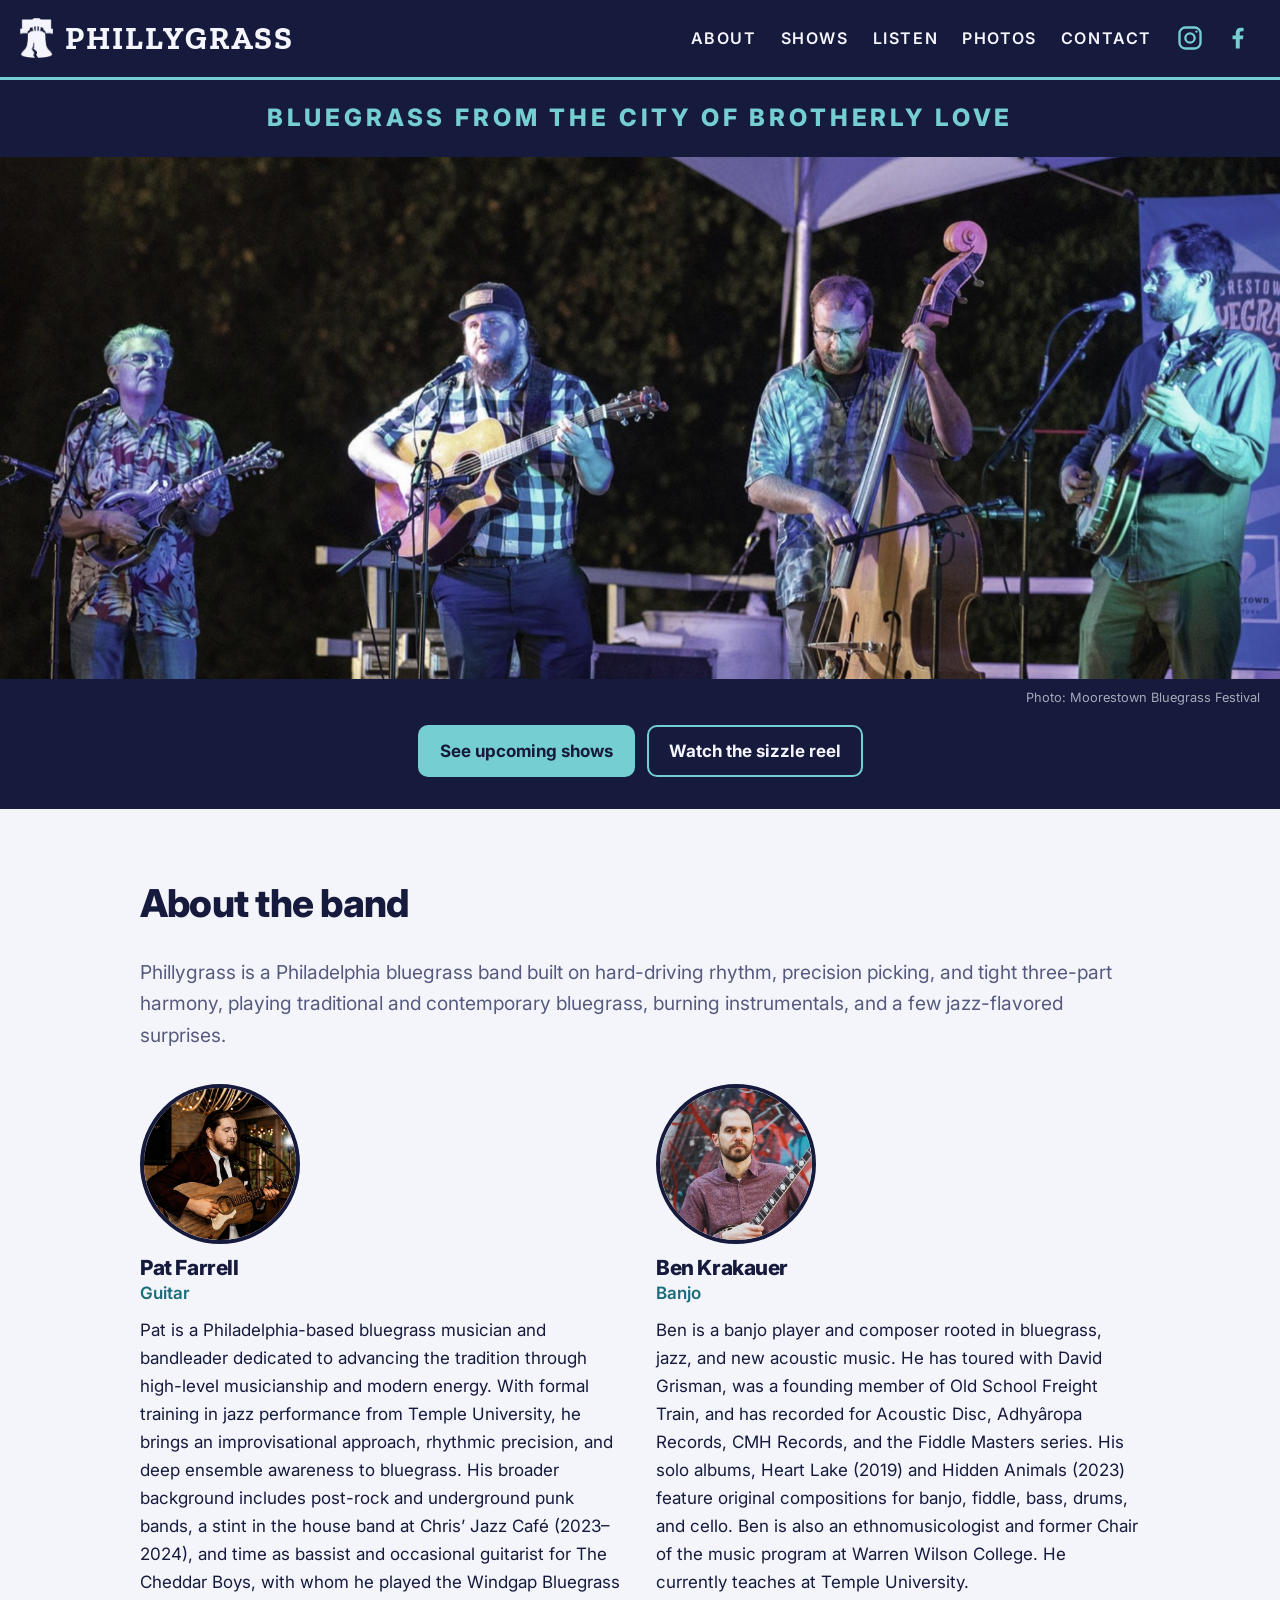
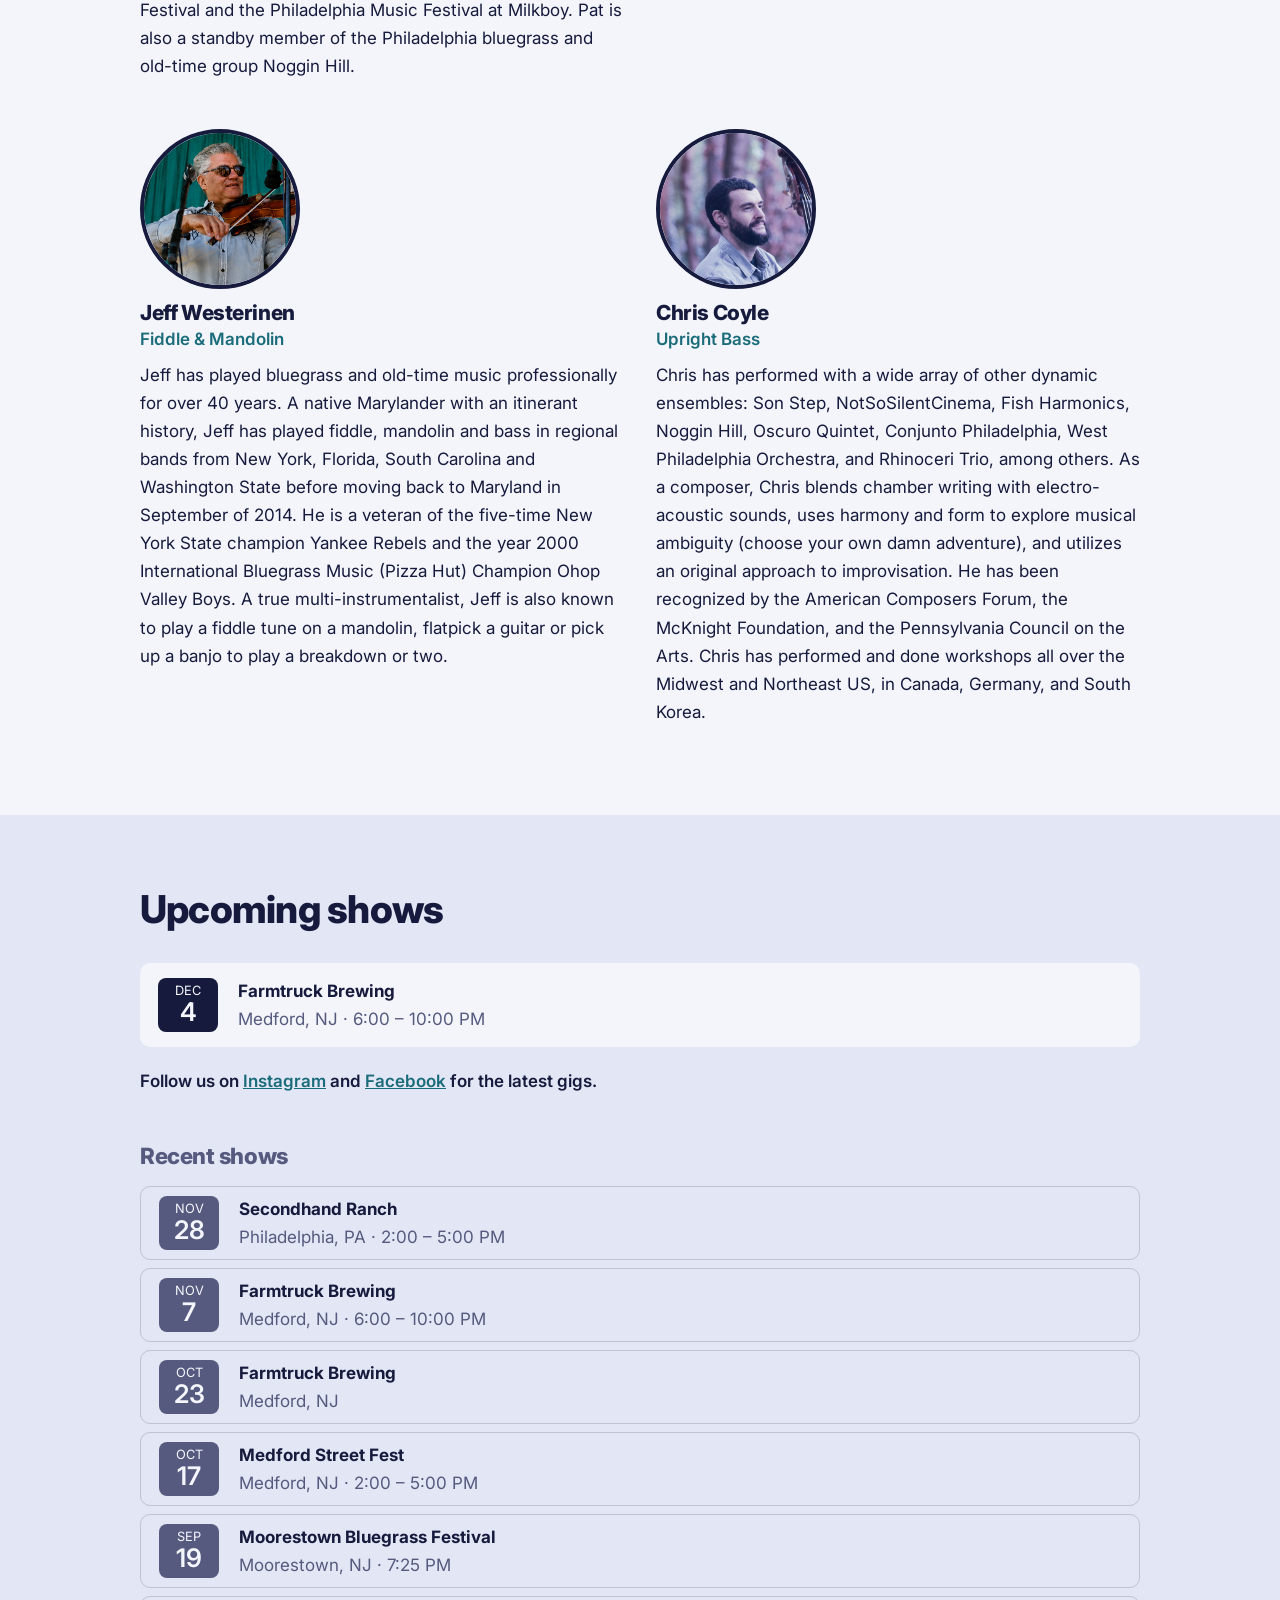
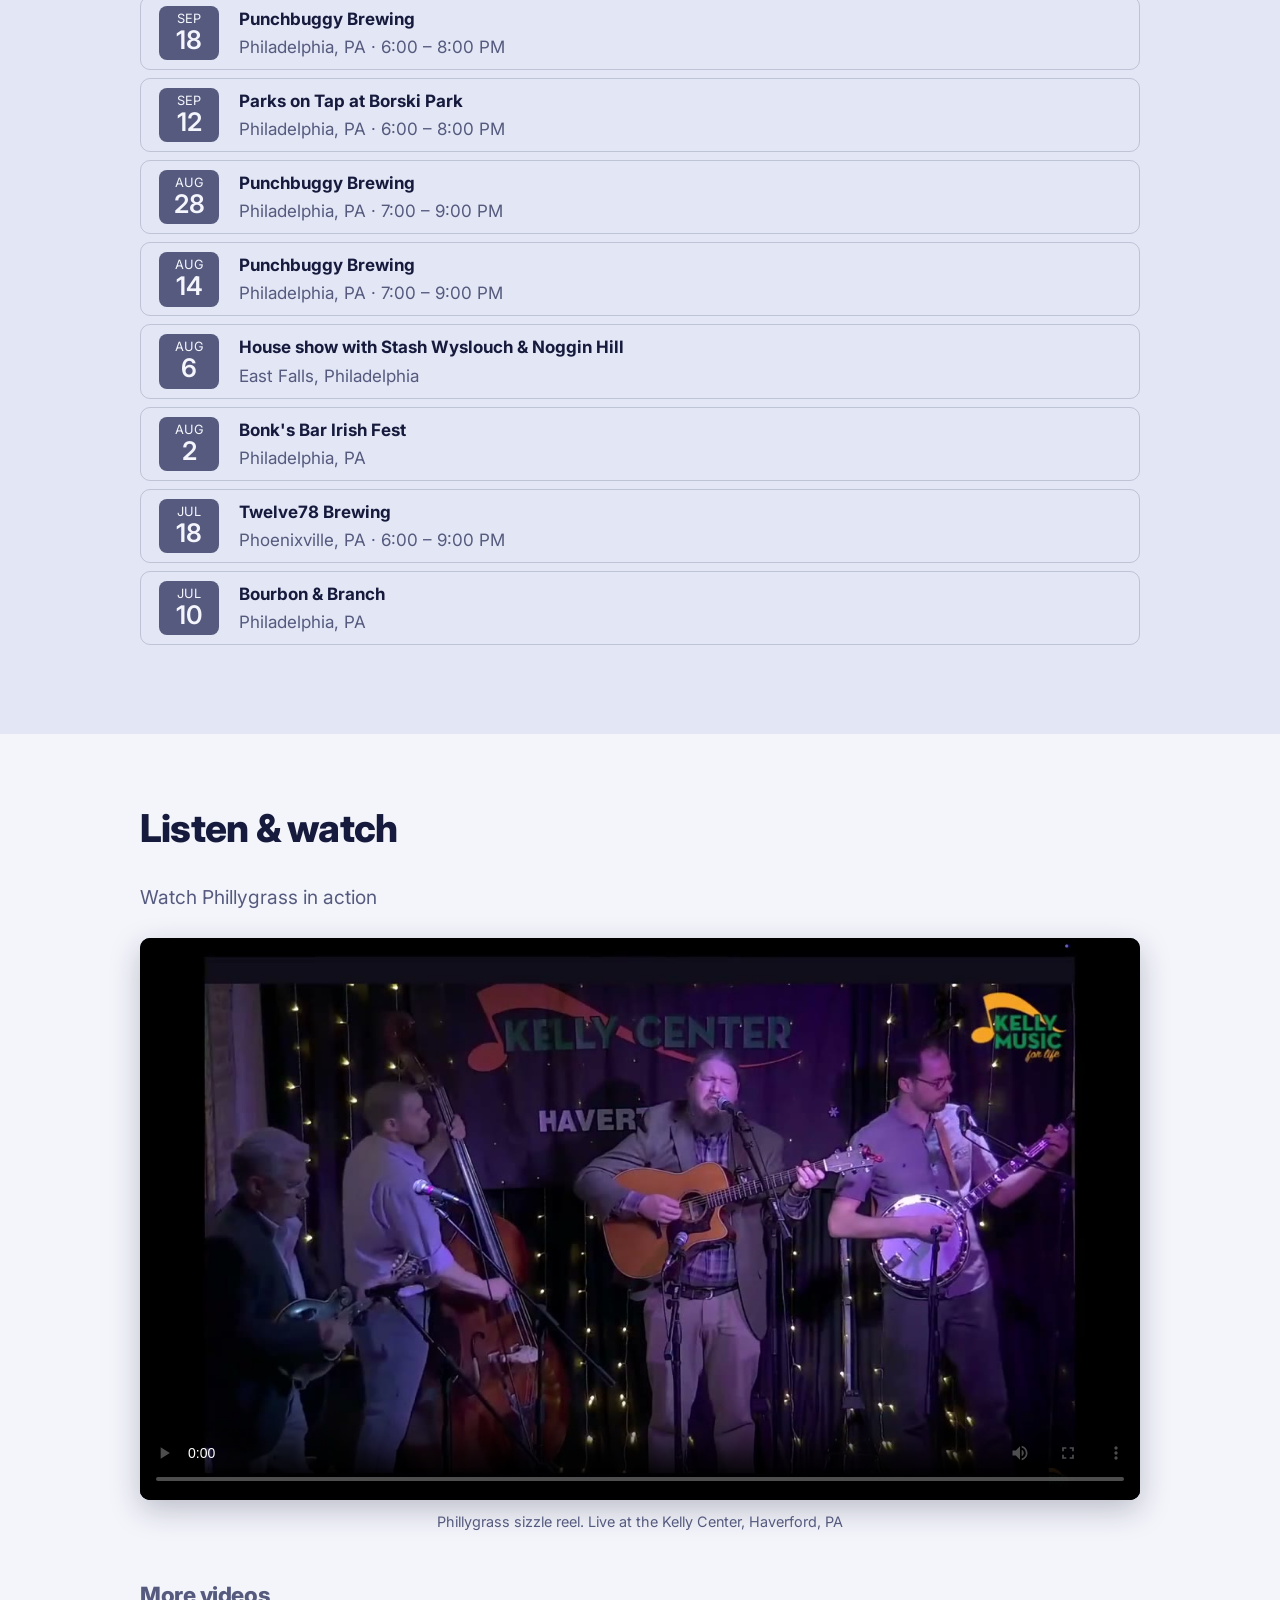
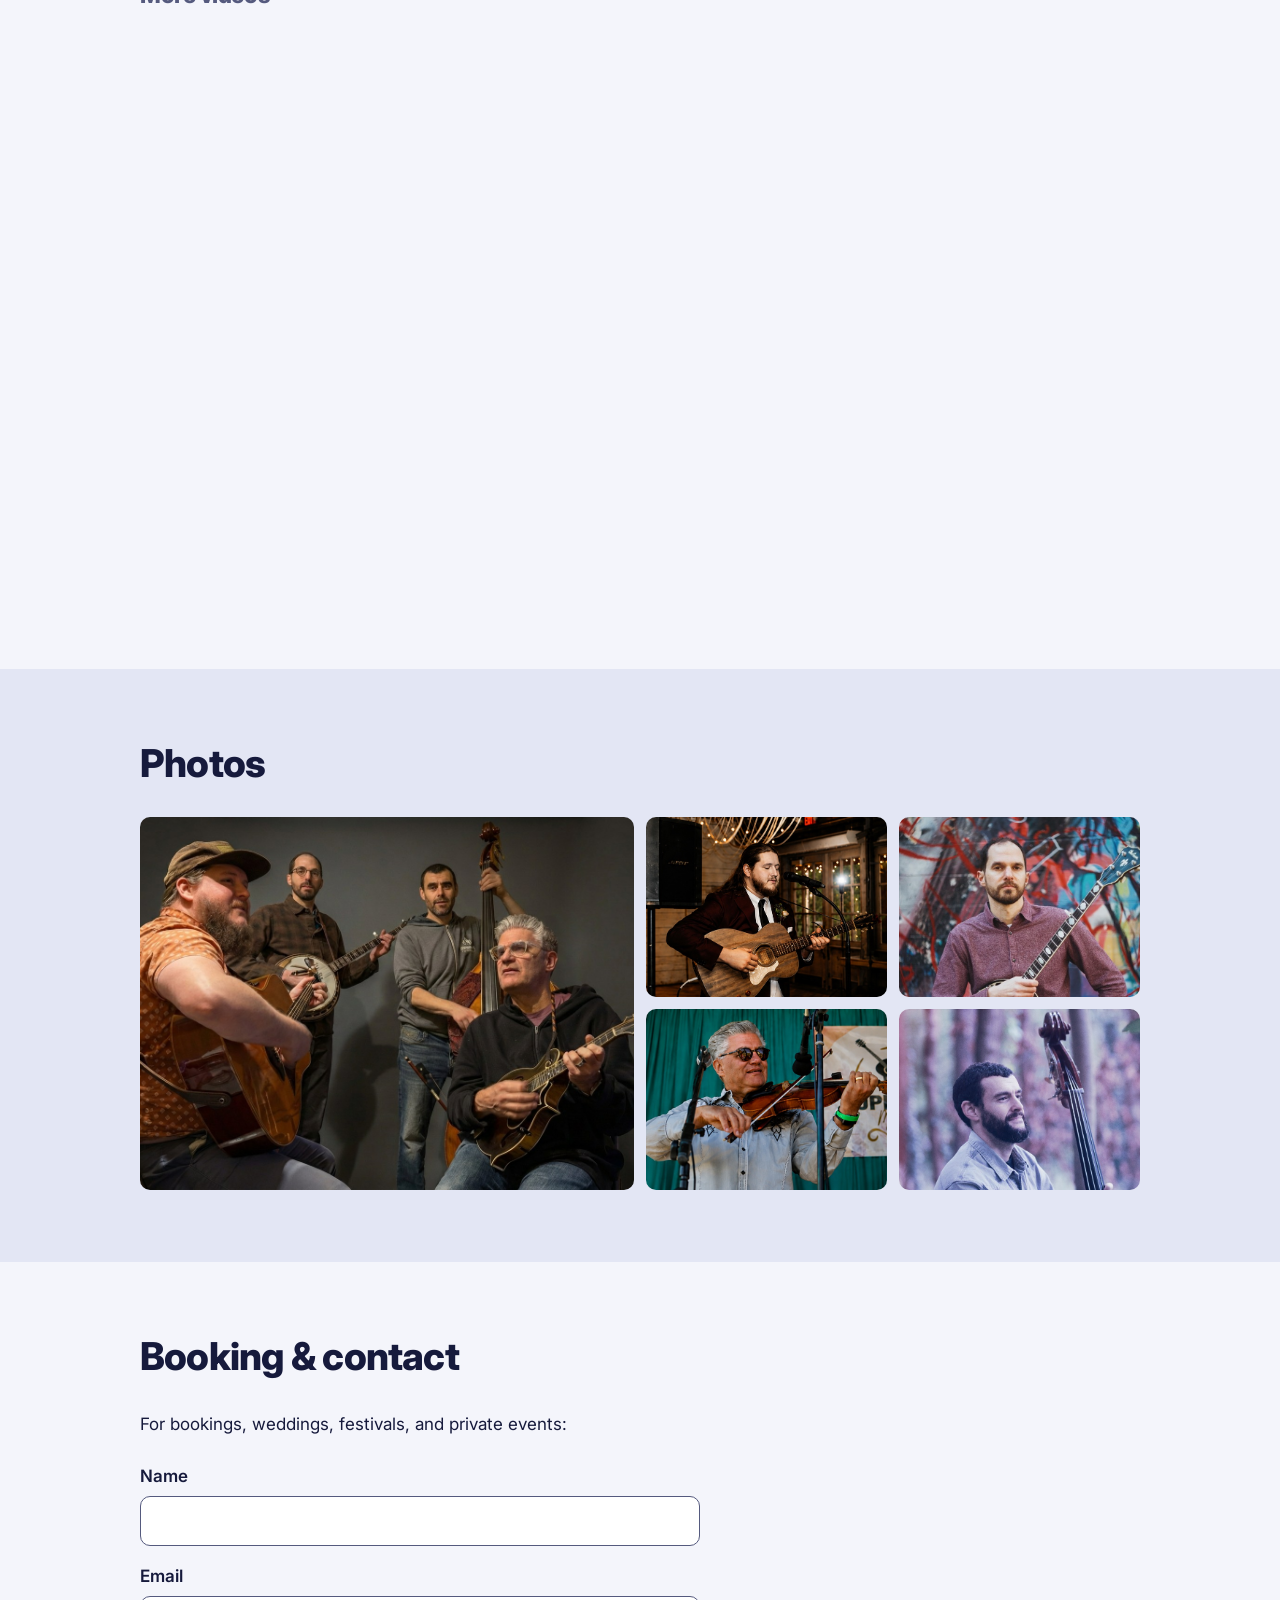
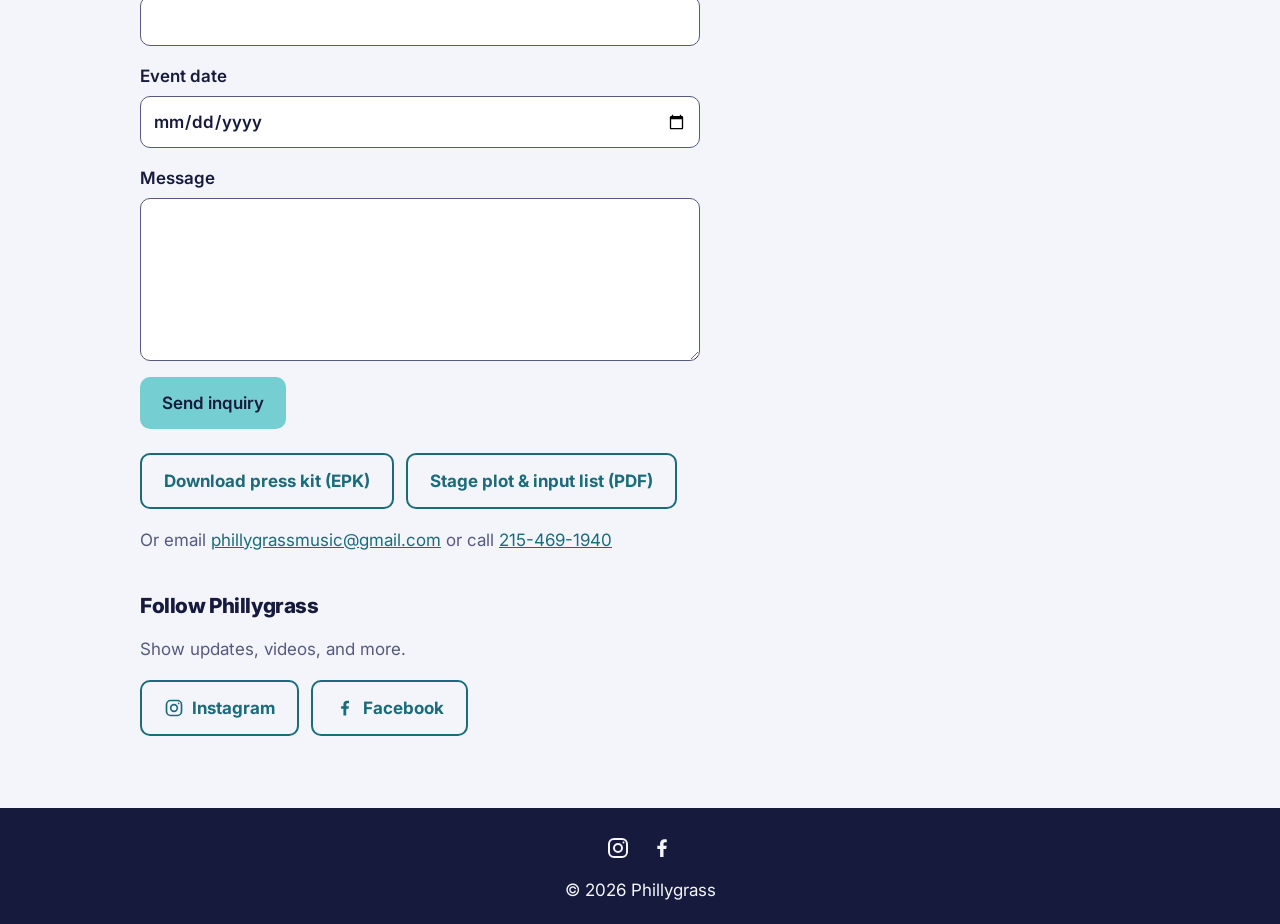
<file: index.html>
<!doctype html>
<html lang="en">
<head>
  <meta charset="utf-8">
  <meta name="viewport" content="width=device-width, initial-scale=1">
  <title>Phillygrass</title>
  <meta name="description" content="Phillygrass — bluegrass from Philadelphia. Shows, music, and booking.">
  <link rel="icon" href="favicon.ico" sizes="48x48">
  <link rel="icon" href="icon-192.png" type="image/png" sizes="192x192">
  <link rel="apple-touch-icon" href="apple-touch-icon.png">
  <link rel="preconnect" href="https://fonts.googleapis.com">
  <link rel="preconnect" href="https://fonts.gstatic.com" crossorigin>
  <link href="https://fonts.googleapis.com/css2?family=Inter:wght@400;600;700;800&family=Zilla+Slab:wght@700&display=swap" rel="stylesheet">
  <link rel="stylesheet" href="styles.css">
</head>
<body>
  <header class="site-header">
    <a class="logo" href="#top"><img class="logo-mark" src="images/logo-bell.png" width="36" height="44" alt="">Phillygrass</a>
    <button class="nav-toggle" aria-label="Open menu" aria-expanded="false">☰</button>
    <nav class="site-nav">
      <a href="#about">About</a>
      <a href="#shows">Shows</a>
      <a href="#listen">Listen</a>
      <a href="#photos">Photos</a>
      <a href="#contact">Contact</a>
    </nav>
    <div class="social-icons header-social">
      <a href="https://www.instagram.com/phillygrass/" target="_blank" rel="noopener" aria-label="Phillygrass on Instagram">
        <svg viewBox="0 0 24 24" width="24" height="24" fill="none" stroke="currentColor" stroke-width="2" aria-hidden="true"><rect x="3" y="3" width="18" height="18" rx="5"/><circle cx="12" cy="12" r="4"/><circle cx="17.5" cy="6.5" r="1" fill="currentColor" stroke="none"/></svg>
      </a>
      <a href="https://www.facebook.com/profile.php?id=61577040263660" target="_blank" rel="noopener" aria-label="Phillygrass on Facebook">
        <svg viewBox="0 0 24 24" width="24" height="24" fill="currentColor" aria-hidden="true"><path d="M13.5 21v-8h2.7l.5-3.2h-3.2V7.9c0-.9.4-1.7 1.8-1.7h1.5V3.4c-.3 0-1.3-.2-2.4-.2-2.6 0-4.3 1.6-4.3 4.4v2.2H7.3V13h2.8v8h3.4z"/></svg>
      </a>
    </div>
  </header>

  <main id="top">
    <section class="hero">
      <h1 class="visually-hidden">Phillygrass</h1>
      <p class="tagline-bar">Bluegrass from the City of Brotherly Love</p>
      <img class="hero-photo" src="images/hero.jpg" width="1920" height="1228" fetchpriority="high"
           alt="Phillygrass on stage: mandolin, guitar, upright bass and banjo">
      <p class="photo-credit">Photo: Moorestown Bluegrass Festival</p>
      <div class="hero-cta">
        <a class="button" href="#shows">See upcoming shows</a>
        <a class="button outline-light" href="#listen">Watch the sizzle reel</a>
      </div>
    </section>

    <section id="about" class="section">
      <h2>About the band</h2>
      <p class="lead">
        Phillygrass is a Philadelphia bluegrass band built on hard-driving rhythm, precision picking,
        and tight three-part harmony, playing traditional and contemporary bluegrass, burning
        instrumentals, and a few jazz-flavored surprises.
      </p>
      <div class="members">
        <article class="member">
          <img class="photo" src="images/pat-farrell.jpg" alt="Pat Farrell playing guitar" style="object-position: 38% 50%" loading="lazy">
          <h3>Pat Farrell</h3>
          <p class="role">Guitar</p>
          <p>Pat is a Philadelphia-based bluegrass musician and bandleader dedicated to advancing the tradition through high-level musicianship and modern energy. With formal training in jazz performance from Temple University, he brings an improvisational approach, rhythmic precision, and deep ensemble awareness to bluegrass. His broader background includes post-rock and underground punk bands, a stint in the house band at Chris’ Jazz Café (2023–2024), and time as bassist and occasional guitarist for The Cheddar Boys, with whom he played the Windgap Bluegrass Festival and the Philadelphia Music Festival at Milkboy. Pat is also a standby member of the Philadelphia bluegrass and old-time group Noggin Hill.</p>
        </article>
        <article class="member">
          <img class="photo" src="images/ben-krakauer.jpg" alt="Ben Krakauer with his banjo" style="object-position: 27% 50%" loading="lazy">
          <h3>Ben Krakauer</h3>
          <p class="role">Banjo</p>
          <p>Ben is a banjo player and composer rooted in bluegrass, jazz, and new acoustic music. He has toured with David Grisman, was a founding member of Old School Freight Train, and has recorded for Acoustic Disc, Adhyâropa Records, CMH Records, and the Fiddle Masters series. His solo albums, Heart Lake (2019) and Hidden Animals (2023) feature original compositions for banjo, fiddle, bass, drums, and cello. Ben is also an ethnomusicologist and former Chair of the music program at Warren Wilson College. He currently teaches at Temple University.</p>
        </article>
        <article class="member">
          <img class="photo" src="images/jeff-westerinen.jpg" alt="Jeff Westerinen playing fiddle" style="object-position: 5% 50%" loading="lazy">
          <h3>Jeff Westerinen</h3>
          <p class="role">Fiddle &amp; Mandolin</p>
          <p>Jeff has played bluegrass and old-time music professionally for over 40 years. A native Marylander with an itinerant history, Jeff has played fiddle, mandolin and bass in regional bands from New York, Florida, South Carolina and Washington State before moving back to Maryland in September of 2014. He is a veteran of the five-time New York State champion Yankee Rebels and the year 2000 International Bluegrass Music (Pizza Hut) Champion Ohop Valley Boys. A true multi-instrumentalist, Jeff is also known to play a fiddle tune on a mandolin, flatpick a guitar or pick up a banjo to play a breakdown or two.</p>
        </article>
        <article class="member">
          <img class="photo" src="images/chris-coyle.jpg" alt="Chris Coyle with his upright bass" style="object-position: 0% 50%" loading="lazy">
          <h3>Chris Coyle</h3>
          <p class="role">Upright Bass</p>
          <p>Chris has performed with a wide array of other dynamic ensembles: Son Step, NotSoSilentCinema, Fish Harmonics, Noggin Hill, Oscuro Quintet, Conjunto Philadelphia, West Philadelphia Orchestra, and Rhinoceri Trio, among others. As a composer, Chris blends chamber writing with electro-acoustic sounds, uses harmony and form to explore musical ambiguity (choose your own damn adventure), and utilizes an original approach to improvisation. He has been recognized by the American Composers Forum, the McKnight Foundation, and the Pennsylvania Council on the Arts. Chris has performed and done workshops all over the Midwest and Northeast US, in Canada, Germany, and South Korea.</p>
        </article>
      </div>
    </section>

    <section id="shows" class="section alt">
      <h2>Upcoming shows</h2>
      <ul class="shows" id="show-list"></ul>
      <p class="muted" id="no-shows" hidden>No shows booked right now. Check back soon!</p>
      <p class="follow-hint">Follow us on
        <a href="https://www.instagram.com/phillygrass/" target="_blank" rel="noopener">Instagram</a> and
        <a href="https://www.facebook.com/profile.php?id=61577040263660" target="_blank" rel="noopener">Facebook</a>
        for the latest gigs.</p>
      <h3 class="past-heading" id="past-heading" hidden>Recent shows</h3>
      <ul class="shows past" id="past-list"></ul>
      <!-- TODO: add Bandsintown artist ID to embed below -->
      <!-- <div class="bandsintown-embed" style="margin-top: 40px;"></div> -->
    </section>

    <section id="listen" class="section">
      <h2>Listen &amp; watch</h2>
      <p class="lead">Watch Phillygrass in action</p>
      <figure class="featured-video">
        <video controls preload="metadata" playsinline poster="videos/sizzle-poster.jpg"
               aria-label="Phillygrass sizzle reel">
          <source src="videos/sizzle-reel.mp4" type="video/mp4">
          Your browser doesn't support embedded video.
          <a href="videos/sizzle-reel.mp4">Download the Phillygrass sizzle reel</a>.
        </video>
        <figcaption>Phillygrass sizzle reel. Live at the Kelly Center, Haverford, PA</figcaption>
      </figure>
      <h3 class="more-videos">More videos</h3>
      <div class="media">
        <div class="embed">
          <iframe src="https://www.youtube-nocookie.com/embed/i1veaKCDo1w" title="Phillygrass: Beating Around the Bush"
                  loading="lazy" allow="accelerometer; encrypted-media; gyroscope; picture-in-picture" allowfullscreen></iframe>
        </div>
        <div class="embed">
          <iframe src="https://www.youtube-nocookie.com/embed/bGxZqrZrYQU" title="Phillygrass: Blue Ridge Cabin Home"
                  loading="lazy" allow="accelerometer; encrypted-media; gyroscope; picture-in-picture" allowfullscreen></iframe>
        </div>
        <div class="embed">
          <iframe src="https://www.youtube-nocookie.com/embed/hlEKR7obTJA" title="Phillygrass: Kentucky Waltz"
                  loading="lazy" allow="accelerometer; encrypted-media; gyroscope; picture-in-picture" allowfullscreen></iframe>
        </div>
        <div class="embed">
          <iframe src="https://www.youtube-nocookie.com/embed/d9OqrLvWnGY" title="Phillygrass: Girl from West Virginia"
                  loading="lazy" allow="accelerometer; encrypted-media; gyroscope; picture-in-picture" allowfullscreen></iframe>
        </div>
        <!-- TODO: add more videos here, or a Spotify/Bandcamp player embed -->
        <!-- <div class="embed">...</div> -->
      </div>
    </section>

    <section id="photos" class="section alt">
      <h2>Photos</h2>
      <div class="gallery">
        <figure class="gallery-item feature"><img src="images/band.jpg" width="1344" height="800" alt="Phillygrass: guitar, banjo, upright bass and mandolin" loading="lazy"></figure>
        <figure class="gallery-item"><img src="images/pat-farrell.jpg" width="740" height="494" alt="Pat Farrell playing guitar" style="object-position: 38% 50%" loading="lazy"></figure>
        <figure class="gallery-item"><img src="images/ben-krakauer.jpg" width="760" height="494" alt="Ben Krakauer with his banjo" style="object-position: 27% 50%" loading="lazy"></figure>
        <figure class="gallery-item"><img src="images/jeff-westerinen.jpg" width="740" height="494" alt="Jeff Westerinen playing fiddle" style="object-position: 5% 50%" loading="lazy"></figure>
        <figure class="gallery-item"><img src="images/chris-coyle.jpg" width="760" height="494" alt="Chris Coyle with his upright bass" style="object-position: 0% 50%" loading="lazy"></figure>
      </div>
    </section>

    <section id="contact" class="section">
      <h2>Booking &amp; contact</h2>
      <p>For bookings, weddings, festivals, and private events:</p>
      <form class="contact-form" action="https://formspree.io/f/mrppdyee" method="POST">
        <label>Name <input type="text" name="name" required autocomplete="name"></label>
        <label>Email <input type="email" name="email" required autocomplete="email"></label>
        <label>Event date <input type="date" name="event_date"></label>
        <label>Message <textarea name="message" rows="5" required></textarea></label>
        <input type="text" name="_gotcha" tabindex="-1" autocomplete="off" class="hp" aria-hidden="true">
        <button class="button" type="submit">Send inquiry</button>
      </form>
      <!-- TODO: put the real EPK PDF at epk/phillygrass-epk.pdf -->
      <div class="social-buttons">
        <a class="button outline" href="epk/phillygrass-epk.pdf" download>Download press kit (EPK)</a>
        <a class="button outline" href="epk/phillygrass-stage-plot.pdf" target="_blank" rel="noopener">Stage plot &amp; input list (PDF)</a>
      </div>
      <p class="muted">Or email <a href="mailto:phillygrassmusic@gmail.com">phillygrassmusic@gmail.com</a> or call <a href="tel:+12154691940">215-469-1940</a></p>
      <h3 class="follow-heading">Follow Phillygrass</h3>
      <p class="muted">Show updates, videos, and more.</p>
      <div class="social-buttons">
        <a class="button outline" href="https://www.instagram.com/phillygrass/" target="_blank" rel="noopener">
          <svg viewBox="0 0 24 24" width="20" height="20" fill="none" stroke="currentColor" stroke-width="2" aria-hidden="true"><rect x="3" y="3" width="18" height="18" rx="5"/><circle cx="12" cy="12" r="4"/><circle cx="17.5" cy="6.5" r="1" fill="currentColor" stroke="none"/></svg>
          Instagram
        </a>
        <a class="button outline" href="https://www.facebook.com/profile.php?id=61577040263660" target="_blank" rel="noopener">
          <svg viewBox="0 0 24 24" width="20" height="20" fill="currentColor" aria-hidden="true"><path d="M13.5 21v-8h2.7l.5-3.2h-3.2V7.9c0-.9.4-1.7 1.8-1.7h1.5V3.4c-.3 0-1.3-.2-2.4-.2-2.6 0-4.3 1.6-4.3 4.4v2.2H7.3V13h2.8v8h3.4z"/></svg>
          Facebook
        </a>
      </div>
    </section>
  </main>

  <footer class="site-footer">
    <div class="social-icons">
      <a href="https://www.instagram.com/phillygrass/" target="_blank" rel="noopener" aria-label="Phillygrass on Instagram">
        <svg viewBox="0 0 24 24" width="24" height="24" fill="none" stroke="currentColor" stroke-width="2" aria-hidden="true"><rect x="3" y="3" width="18" height="18" rx="5"/><circle cx="12" cy="12" r="4"/><circle cx="17.5" cy="6.5" r="1" fill="currentColor" stroke="none"/></svg>
      </a>
      <a href="https://www.facebook.com/profile.php?id=61577040263660" target="_blank" rel="noopener" aria-label="Phillygrass on Facebook">
        <svg viewBox="0 0 24 24" width="24" height="24" fill="currentColor" aria-hidden="true"><path d="M13.5 21v-8h2.7l.5-3.2h-3.2V7.9c0-.9.4-1.7 1.8-1.7h1.5V3.4c-.3 0-1.3-.2-2.4-.2-2.6 0-4.3 1.6-4.3 4.4v2.2H7.3V13h2.8v8h3.4z"/></svg>
      </a>
    </div>
    <p>&copy; <span id="year"></span> Phillygrass</p>
  </footer>

  <script src="shows.js"></script>
  <script src="main.js"></script>
</body>
</html>
</file>
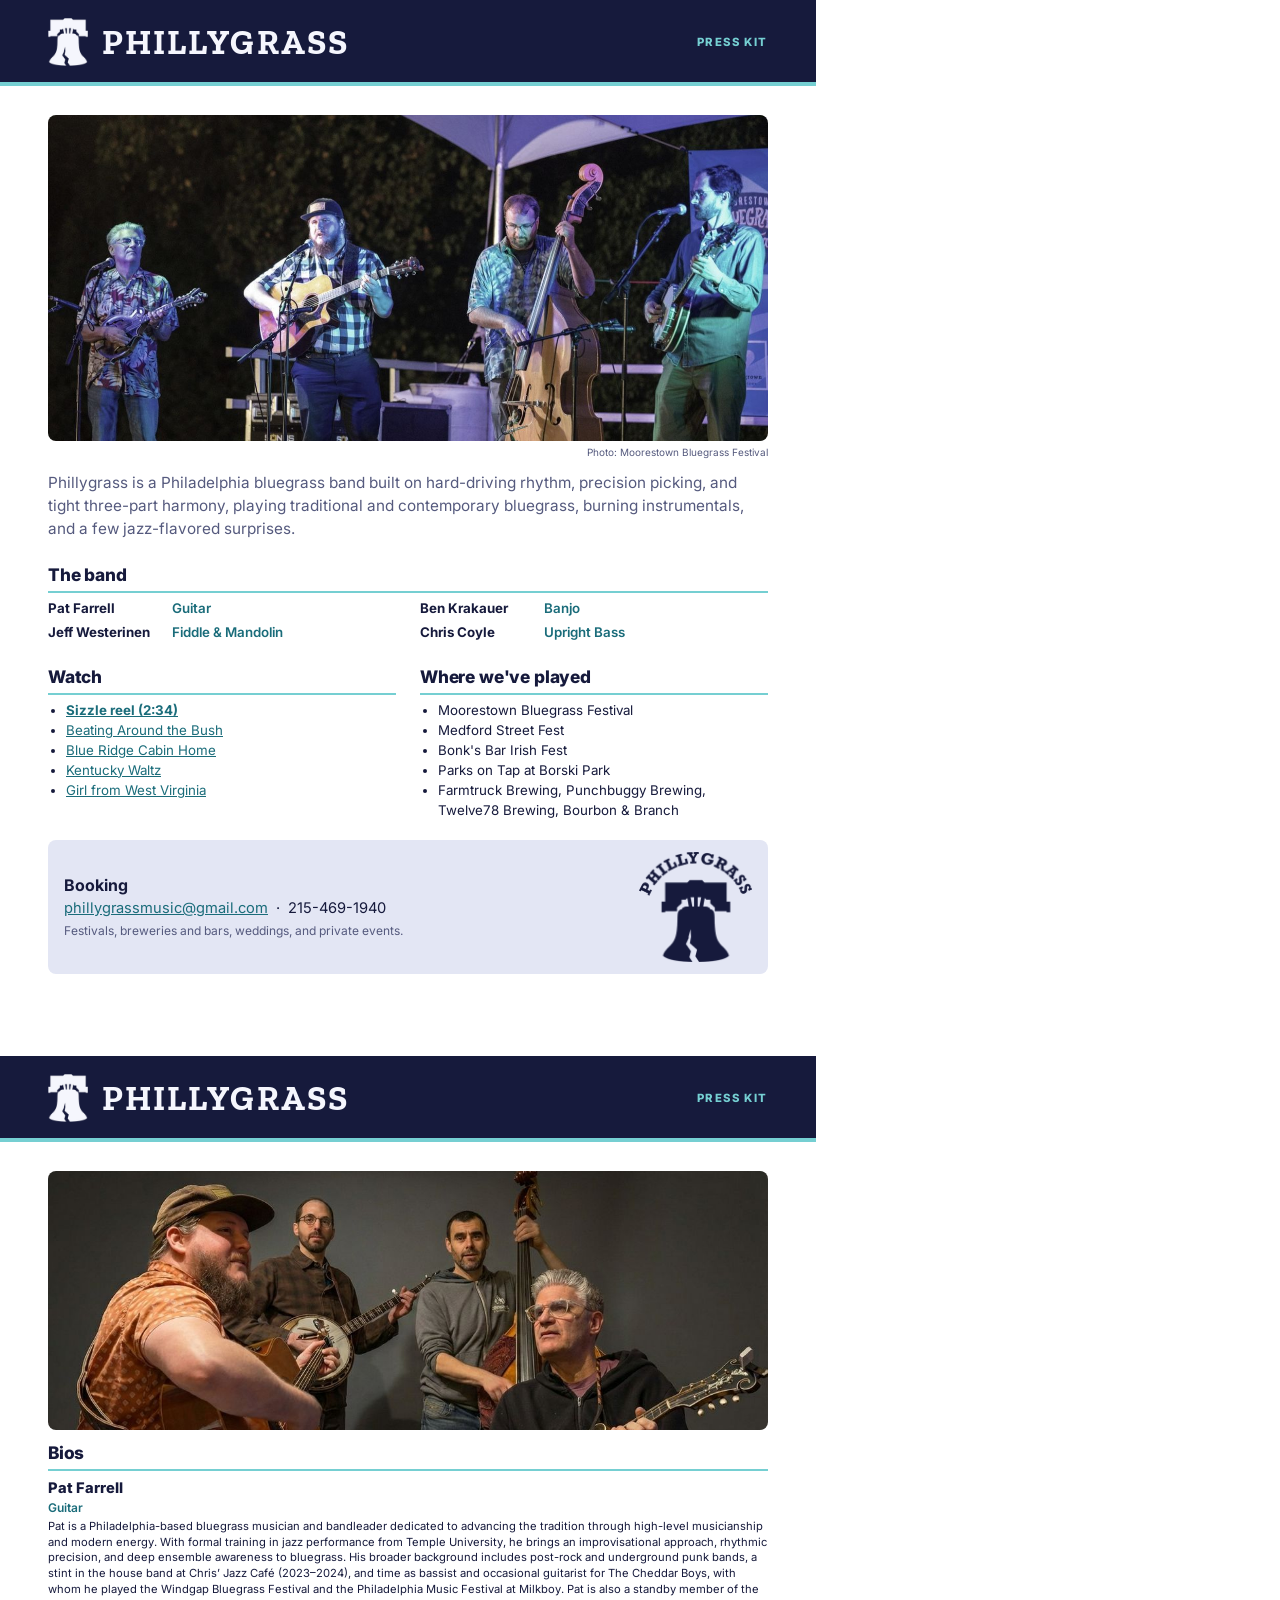
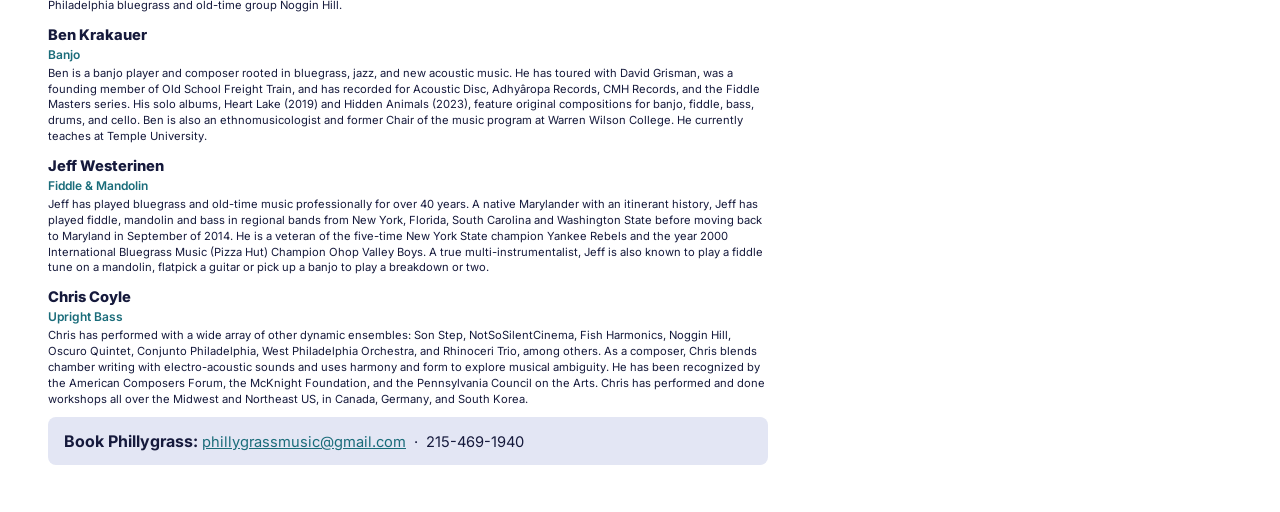
<file: epk/epk.html>
<!doctype html>
<html lang="en">
<head>
<meta charset="utf-8">
<title>Phillygrass – Press Kit</title>
<link href="https://fonts.googleapis.com/css2?family=Inter:wght@400;600;700;800&family=Zilla+Slab:wght@700&display=swap" rel="stylesheet">
<style>
  @page { size: Letter; margin: 0; }
  * { box-sizing: border-box; }
  body { margin: 0; font-family: "Inter", system-ui, sans-serif; color: #161a3c; font-size: 10pt; line-height: 1.5; -webkit-print-color-adjust: exact; print-color-adjust: exact; }
  .page { width: 8.5in; height: 11in; padding: 0.5in; page-break-after: always; overflow: hidden; position: relative; }
  .page:last-child { page-break-after: auto; }
  header { display: flex; align-items: center; gap: 14px; background: #161a3c; color: #f5f6fd; padding: 18px 0.5in 16px; border-bottom: 4px solid #75cfd2; margin: -0.5in -0.5in 0.3in; width: 8.5in; }
  header .name { font-family: "Zilla Slab", Georgia, serif; font-size: 26pt; font-weight: 700; letter-spacing: 0.06em; text-transform: uppercase; line-height: 1; }
  header .mark { height: 0.5in; width: auto; display: block; }
  header .sub { margin-left: auto; text-align: right; font-size: 8.5pt; letter-spacing: 0.14em; text-transform: uppercase; color: #75cfd2; font-weight: 800; }
  .hero { width: 100%; height: 3.4in; object-fit: cover; object-position: center 40%; border-radius: 8px; display: block; }
  h2 { font-size: 13pt; font-weight: 800; letter-spacing: -0.01em; margin: 0.22in 0 6px; padding-bottom: 3px; border-bottom: 2px solid #75cfd2; }
  p { margin: 0 0 8px; }
  .lead { font-size: 11.5pt; color: #555a7e; margin-top: 0.2in; }
  .members { display: grid; grid-template-columns: 1fr 1fr; gap: 4px 24px; }
  .members div strong { display: inline-block; min-width: 120px; }
  .members span { color: #1a6c7a; font-weight: 600; }
  ul { margin: 0; padding-left: 18px; }
  a { color: #1a6c7a; }
  .two { display: grid; grid-template-columns: 1fr 1fr; gap: 24px; }
  .bio { margin-bottom: 0.1in; }
  .bio h3 { margin: 0; font-size: 11pt; font-weight: 800; }
  .bio .role { margin: 0 0 3px; color: #1a6c7a; font-weight: 600; font-size: 9pt; }
  .bio p { font-size: 8.4pt; line-height: 1.42; }
    .band { width: 100%; height: 2.7in; object-fit: cover; object-position: center 8%; border-radius: 8px; display: block; margin-bottom: 0.1in; }
  .contact { background: #e3e6f4; border-radius: 8px; padding: 12px 16px; margin-top: 0.2in; font-size: 11pt; }
  .contact.with-logo { display: flex; align-items: center; justify-content: space-between; gap: 20px; }
  .contact .logo-full { height: 1.15in; width: auto; display: block; }
  .contact strong { font-size: 12pt; }
  .small { font-size: 9pt; color: #555a7e; }
  .credit { margin: 4px 0 0; text-align: right; font-size: 7.5pt; color: #555a7e; }
  .credit + .lead { margin-top: 0.12in; }
</style>
</head>
<body>

<!-- PAGE 1 -->
<section class="page">
  <header>
    <img class="mark" src="img/logo-bell.png" alt="">
    <span class="name">Phillygrass</span>
    <span class="sub">Press Kit</span>
  </header>

  <img class="hero" src="img/hero.jpg" alt="Phillygrass on stage">
  <p class="credit">Photo: Moorestown Bluegrass Festival</p>

  <p class="lead">
    Phillygrass is a Philadelphia bluegrass band built on hard-driving rhythm, precision picking,
    and tight three-part harmony, playing traditional and contemporary bluegrass, burning
    instrumentals, and a few jazz-flavored surprises.
  </p>

  <h2>The band</h2>
  <div class="members">
    <div><strong>Pat Farrell</strong> <span>Guitar</span></div>
    <div><strong>Ben Krakauer</strong> <span>Banjo</span></div>
    <div><strong>Jeff Westerinen</strong> <span>Fiddle &amp; Mandolin</span></div>
    <div><strong>Chris Coyle</strong> <span>Upright Bass</span></div>
  </div>

  <div class="two">
    <div>
      <h2>Watch</h2>
      <ul>
        <li><strong><a href="https://phillygrass.net/#listen">Sizzle reel (2:34)</a></strong></li>
        <li><a href="https://youtu.be/i1veaKCDo1w">Beating Around the Bush</a></li>
        <li><a href="https://youtu.be/bGxZqrZrYQU">Blue Ridge Cabin Home</a></li>
        <li><a href="https://youtu.be/hlEKR7obTJA">Kentucky Waltz</a></li>
        <li><a href="https://youtu.be/d9OqrLvWnGY">Girl from West Virginia</a></li>
      </ul>
    </div>
    <div>
      <h2>Where we've played</h2>
      <ul>
        <li>Moorestown Bluegrass Festival</li>
        <li>Medford Street Fest</li>
        <li>Bonk's Bar Irish Fest</li>
        <li>Parks on Tap at Borski Park</li>
        <li>Farmtruck Brewing, Punchbuggy Brewing, Twelve78 Brewing, Bourbon &amp; Branch</li>
      </ul>
    </div>
  </div>

  <div class="contact with-logo">
    <div>
      <strong>Booking</strong><br>
      <a href="mailto:phillygrassmusic@gmail.com">phillygrassmusic@gmail.com</a> &nbsp;·&nbsp; 215-469-1940<br>
      <span class="small">Festivals, breweries and bars, weddings, and private events.</span>
    </div>
    <img class="logo-full" src="img/logo-navy.png" alt="Phillygrass logo">
  </div>
</section>

<!-- PAGE 2 -->
<section class="page">
  <header>
    <img class="mark" src="img/logo-bell.png" alt="">
    <span class="name">Phillygrass</span>
    <span class="sub">Press Kit</span>
  </header>

  <img class="band" src="img/band.jpg" alt="Phillygrass: guitar, banjo, upright bass and mandolin">

  <h2 style="margin-top:0.08in">Bios</h2>

  <div class="bio">
    <h3>Pat Farrell</h3><p class="role">Guitar</p>
    <p>Pat is a Philadelphia-based bluegrass musician and bandleader dedicated to advancing the tradition through high-level musicianship and modern energy. With formal training in jazz performance from Temple University, he brings an improvisational approach, rhythmic precision, and deep ensemble awareness to bluegrass. His broader background includes post-rock and underground punk bands, a stint in the house band at Chris’ Jazz Café (2023–2024), and time as bassist and occasional guitarist for The Cheddar Boys, with whom he played the Windgap Bluegrass Festival and the Philadelphia Music Festival at Milkboy. Pat is also a standby member of the Philadelphia bluegrass and old-time group Noggin Hill.</p>
  </div>

  <div class="bio">
    <h3>Ben Krakauer</h3><p class="role">Banjo</p>
    <p>Ben is a banjo player and composer rooted in bluegrass, jazz, and new acoustic music. He has toured with David Grisman, was a founding member of Old School Freight Train, and has recorded for Acoustic Disc, Adhyâropa Records, CMH Records, and the Fiddle Masters series. His solo albums, Heart Lake (2019) and Hidden Animals (2023), feature original compositions for banjo, fiddle, bass, drums, and cello. Ben is also an ethnomusicologist and former Chair of the music program at Warren Wilson College. He currently teaches at Temple University.</p>
  </div>

  <div class="bio">
    <h3>Jeff Westerinen</h3><p class="role">Fiddle &amp; Mandolin</p>
    <p>Jeff has played bluegrass and old-time music professionally for over 40 years. A native Marylander with an itinerant history, Jeff has played fiddle, mandolin and bass in regional bands from New York, Florida, South Carolina and Washington State before moving back to Maryland in September of 2014. He is a veteran of the five-time New York State champion Yankee Rebels and the year 2000 International Bluegrass Music (Pizza Hut) Champion Ohop Valley Boys. A true multi-instrumentalist, Jeff is also known to play a fiddle tune on a mandolin, flatpick a guitar or pick up a banjo to play a breakdown or two.</p>
  </div>

  <div class="bio">
    <h3>Chris Coyle</h3><p class="role">Upright Bass</p>
    <p>Chris has performed with a wide array of other dynamic ensembles: Son Step, NotSoSilentCinema, Fish Harmonics, Noggin Hill, Oscuro Quintet, Conjunto Philadelphia, West Philadelphia Orchestra, and Rhinoceri Trio, among others. As a composer, Chris blends chamber writing with electro-acoustic sounds and uses harmony and form to explore musical ambiguity. He has been recognized by the American Composers Forum, the McKnight Foundation, and the Pennsylvania Council on the Arts. Chris has performed and done workshops all over the Midwest and Northeast US, in Canada, Germany, and South Korea.</p>
  </div>


  <div class="contact" style="margin-top:0.1in">
    <strong>Book Phillygrass:</strong>
    <a href="mailto:phillygrassmusic@gmail.com">phillygrassmusic@gmail.com</a> &nbsp;·&nbsp; 215-469-1940
  </div>
</section>

</body>
</html>
</file>
<file: styles.css>
:root {
  --bg: #f4f5fb;
  --bg-alt: #e3e6f4;
  --ink: #161a3c;
  --muted: #555a7e;
  --accent: #75cfd2;
  --link: #1a6c7a;
  --on-dark: #f5f6fd;
  --night: #161a3c;
  --radius: 10px;
  --max: 1000px;
}

* { box-sizing: border-box; }
html { scroll-behavior: smooth; scroll-padding-top: 64px; }
body {
  margin: 0;
  background: var(--bg);
  color: var(--ink);
  font-family: "Inter", system-ui, -apple-system, "Segoe UI", Roboto, sans-serif;
  font-size: 17px;
  line-height: 1.65;
  -webkit-font-smoothing: antialiased;
}
h1, h2, h3 { font-weight: 800; letter-spacing: -0.02em; line-height: 1.15; }
a { color: var(--link); }
.muted { color: var(--muted); }

/* Header */
.site-header {
  position: sticky; top: 0; z-index: 10;
  display: flex; align-items: center; justify-content: space-between;
  padding: 12px 20px;
  background: var(--night);
  border-bottom: 3px solid var(--accent);
}
.logo {
  display: flex; align-items: center; gap: 12px;
  color: var(--on-dark); text-decoration: none;
  font-family: "Zilla Slab", Georgia, serif; font-size: 2rem; font-weight: 700; letter-spacing: 0.06em; text-transform: uppercase;
}
.site-nav { display: flex; gap: 24px; }
.site-nav a {
  color: var(--on-dark); text-decoration: none;
  font-size: 1rem; font-weight: 600; letter-spacing: 0.1em; text-transform: uppercase;
}
.site-nav a:hover { color: var(--accent); }
.logo { margin-right: auto; }
.logo-mark { display: block; height: 40px; width: auto; }
.social-icons { display: flex; gap: 4px; }
.social-icons a { display: grid; place-items: center; width: 40px; height: 40px; color: var(--on-dark); }
.social-icons a:hover { color: var(--accent); }
.header-social { margin-left: 16px; }
.header-social a { width: 44px; height: 44px; color: var(--accent); }
.header-social a:hover { color: var(--on-dark); }
.header-social svg { width: 28px; height: 28px; }
.nav-toggle {
  display: none; background: none; border: 0;
  color: var(--on-dark); font-size: 1.6rem; cursor: pointer;
}

/* Hero */
.hero { background: var(--night); color: var(--on-dark); text-align: center; }
.hero-photo {
  display: block; width: 100%; height: auto;
  max-height: 58vh; object-fit: cover; object-position: center 40%;
}
.tagline-bar {
  background: var(--night); color: var(--accent); text-align: center;
  padding: 18px 20px 20px; margin: 0;
  font-size: 1.5rem; font-weight: 800; letter-spacing: 0.16em; text-transform: uppercase;
}
.photo-credit { margin: 0; padding: 8px 20px 0; text-align: right; font-size: 0.8rem; color: rgba(245, 246, 253, 0.65); }
.hero-cta { padding: 16px 20px 32px; display: flex; gap: 12px; justify-content: center; flex-wrap: wrap; }
.visually-hidden {
  position: absolute; width: 1px; height: 1px; overflow: hidden;
  clip: rect(0 0 0 0); white-space: nowrap;
}

/* Buttons */
.button {
  display: inline-block;
  background: var(--accent); color: var(--night);
  padding: 12px 22px; border-radius: var(--radius);
  text-decoration: none; font-weight: 700;
}
.button:hover { filter: brightness(1.1); }
.button.outline-light { background: transparent; color: var(--on-dark); box-shadow: inset 0 0 0 2px var(--accent); }
.button.small { padding: 6px 14px; font-size: 0.9rem; }

/* Sections */
.section { padding: 72px 20px; }
.section > * { max-width: var(--max); margin-left: auto; margin-right: auto; }
.section.alt { background: var(--bg-alt); }
.section h2 { font-size: 2.4rem; margin-top: 0; }
.lead { font-size: 1.2rem; color: var(--muted); }

/* Members */
.members {
  display: grid; gap: 32px;
  grid-template-columns: repeat(auto-fit, minmax(min(100%, 420px), 1fr));
  margin-top: 32px;
}
.member .photo {
  display: block; object-fit: cover;
  width: 160px; aspect-ratio: 1; border-radius: 50%;
  background: var(--bg-alt) center/cover;
  border: 4px solid var(--night);
  margin-bottom: 12px;
}
.member h3 { margin: 0; font-size: 1.3rem; }
.member .role { margin: 0 0 8px; color: var(--link); font-weight: 600; }
.member p { margin-top: 0; }

/* Shows */
.shows { list-style: none; padding: 0; display: grid; gap: 14px; }
.show {
  display: flex; align-items: center; gap: 20px;
  background: var(--bg); padding: 14px 18px; border-radius: var(--radius);
}
.show-date {
  display: flex; flex-direction: column; align-items: center;
  min-width: 60px; padding: 6px; border-radius: 8px;
  background: var(--night); color: var(--on-dark); line-height: 1.1;
}
.show-date .month { text-transform: uppercase; font-size: 0.8rem; }
.show-date .day { font-size: 1.6rem; font-weight: 600; }
.show-info { flex: 1; display: flex; flex-direction: column; }
.past-heading { margin: 48px auto 16px; font-size: 1.4rem; color: var(--muted); }
.shows.past { gap: 8px; }
.shows.past .show { padding: 8px 18px; background: transparent; border: 1px solid rgba(85, 90, 126, 0.25); }
.shows.past .show-date { background: var(--muted); }

/* Media */
.media { display: grid; gap: 24px; grid-template-columns: repeat(auto-fit, minmax(min(100%, 400px), 1fr)); }
.embed { aspect-ratio: 16 / 9; border-radius: var(--radius); overflow: hidden; }
.embed iframe { width: 100%; height: 100%; border: 0; }
.featured-video { margin: 24px auto 0; }
.featured-video video {
  display: block; width: 100%; aspect-ratio: 16 / 9;
  background: var(--night); border-radius: var(--radius);
  box-shadow: 0 10px 30px rgba(22, 26, 60, 0.25);
}
.featured-video figcaption { margin-top: 10px; font-size: 0.9rem; color: var(--muted); text-align: center; }
.more-videos { margin: 48px auto 16px; font-size: 1.4rem; color: var(--muted); }
.placeholder {
  display: grid; place-items: center;
  border: 2px dashed var(--muted); color: var(--muted);
}

/* Gallery */
.gallery { display: grid; gap: 12px; grid-template-columns: repeat(4, 1fr); }
.gallery-item { margin: 0; }
.gallery-item.feature { grid-column: span 2; grid-row: span 2; }
.gallery-photo, .gallery-item img {
  width: 100%; aspect-ratio: 4 / 3; object-fit: cover;
  border-radius: var(--radius); background: var(--bg) center/cover;
  border: 2px dashed var(--muted);
}
.gallery-item img { border: 0; display: block; height: auto; }
.gallery-item.feature img { height: 100%; aspect-ratio: auto; }

/* Contact form */
.contact-form {
  display: grid; gap: 16px; margin: 24px auto;
  grid-template-columns: minmax(0, 560px);
}
.contact-form label { display: grid; gap: 6px; font-weight: 600; }
.contact-form input, .contact-form textarea {
  font: inherit; padding: 10px 12px; border: 1px solid var(--muted);
  border-radius: var(--radius); background: #fff; color: var(--ink);
}
.contact-form button { justify-self: start; border: 0; cursor: pointer; font: inherit; font-weight: 600; }
.hp { position: absolute; left: -9999px; }
.button.outline { background: transparent; color: var(--link); border: 2px solid var(--link); }

/* Contact */
.follow-hint { margin: 20px auto 0; font-weight: 600; }
.follow-heading { margin: 40px auto 4px; font-size: 1.3rem; }
.social-buttons { display: flex; gap: 12px; flex-wrap: wrap; margin-top: 12px; }
.social-buttons .button { display: inline-flex; align-items: center; gap: 8px; }

/* Footer */
.site-footer { background: var(--night); color: var(--on-dark); text-align: center; padding: 20px; }
.site-footer .social-icons { justify-content: center; margin-bottom: 8px; }
.site-footer p { margin: 0; }

/* Mobile */
@media (max-width: 680px) {
  .nav-toggle { display: block; order: 2; }
  .header-social { order: 1; margin-left: 0; }
  .site-nav {
    display: none;
    position: absolute; top: 100%; left: 0; right: 0;
    flex-direction: column; gap: 0;
    background: var(--night);
    border-bottom: 3px solid var(--accent);
    box-shadow: 0 8px 16px rgba(0, 0, 0, 0.35);
  }
  .site-nav.open { display: flex; }
  .site-nav a { padding: 14px 20px; border-top: 1px solid rgba(255, 255, 255, 0.1); }
  .logo { font-size: 1.45rem; }
  .logo-mark { height: 32px; }
  .tagline-bar { font-size: 0.68rem; letter-spacing: 0.1em; padding: 12px 12px 14px; }
  .section { padding: 56px 16px; }
  .show { flex-wrap: wrap; }
  .gallery { grid-template-columns: repeat(2, 1fr); }
  .gallery-item.feature { grid-column: 1 / -1; grid-row: auto; }
  .gallery-item.feature img { height: auto; aspect-ratio: 16 / 10; }
}
</file>
